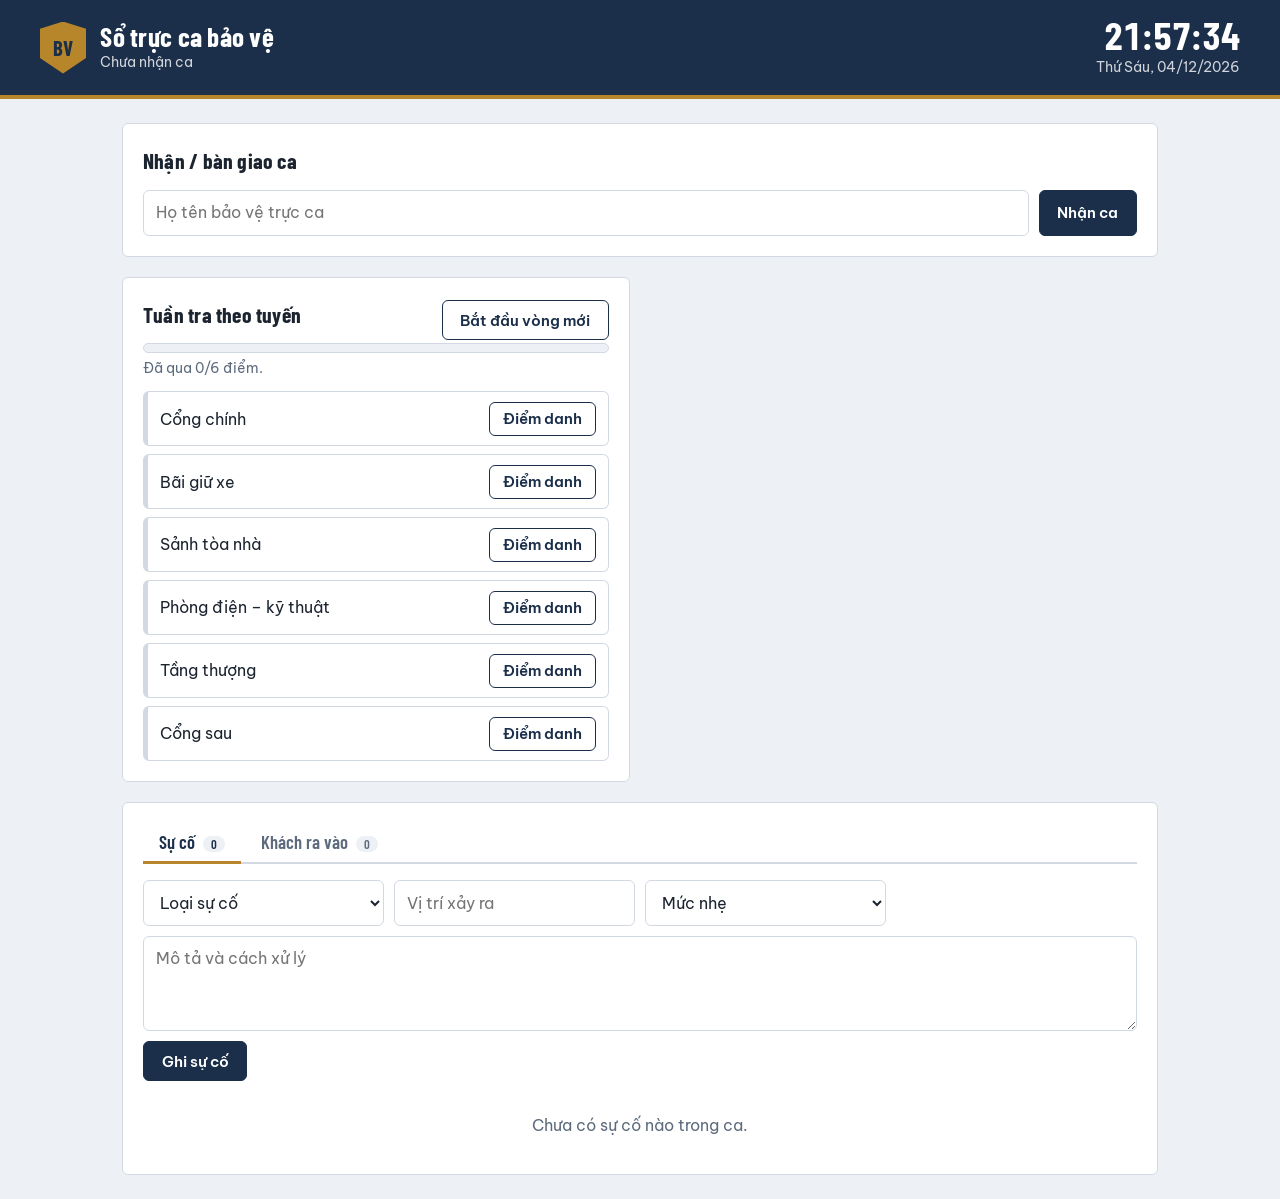
<file: index.html>
<!DOCTYPE html>
<html lang="vi">
<head>
  <meta charset="UTF-8">
  <meta name="viewport" content="width=device-width, initial-scale=1">
  <title>Sổ trực ca bảo vệ</title>
  <link rel="preconnect" href="https://fonts.googleapis.com">
  <link href="https://fonts.googleapis.com/css2?family=Barlow+Condensed:wght@600;700&family=Be+Vietnam+Pro:wght@400;500;600&display=swap" rel="stylesheet">
  <link rel="stylesheet" href="css/style.css">
</head>
<body>
  <header class="top">
    <div class="brand">
      <span class="badge" aria-hidden="true">BV</span>
      <div>
        <h1>Sổ trực ca bảo vệ</h1>
        <p id="shiftInfo">Chưa nhận ca</p>
      </div>
    </div>
    <div class="clock">
      <time id="clock">--:--:--</time>
      <span id="date"></span>
    </div>
  </header>

  <main>
    <section class="panel shift" aria-labelledby="h-shift">
      <h2 id="h-shift">Nhận / bàn giao ca</h2>
      <div class="row">
        <input id="guardName" type="text" placeholder="Họ tên bảo vệ trực ca" autocomplete="name">
        <button id="shiftBtn" class="btn primary">Nhận ca</button>
      </div>
    </section>

    <section class="panel patrol" aria-labelledby="h-patrol">
      <div class="panel-head">
        <h2 id="h-patrol">Tuần tra theo tuyến</h2>
        <button id="resetRound" class="btn ghost">Bắt đầu vòng mới</button>
      </div>
      <div class="progress" role="progressbar" aria-valuemin="0" aria-valuemax="100" aria-valuenow="0">
        <div id="bar"></div>
      </div>
      <p id="progressText" class="muted"></p>
      <ul id="checkpoints" class="checkpoints"></ul>
    </section>

    <section class="panel logs">
      <div class="tabs" role="tablist">
        <button class="tab active" role="tab" data-tab="incidents" aria-selected="true">Sự cố <span id="cntInc" class="count">0</span></button>
        <button class="tab" role="tab" data-tab="visitors" aria-selected="false">Khách ra vào <span id="cntVis" class="count">0</span></button>
      </div>

      <div id="tab-incidents" class="tabpane">
        <form id="incForm" class="form">
          <select id="incType" required>
            <option value="">Loại sự cố</option>
            <option>Người lạ khả nghi</option>
            <option>Mất / thất lạc tài sản</option>
            <option>Cháy nổ / nguy cơ cháy</option>
            <option>Hỏng thiết bị, cửa, khóa</option>
            <option>Vi phạm nội quy</option>
            <option>Khác</option>
          </select>
          <input id="incPlace" type="text" placeholder="Vị trí xảy ra" required>
          <select id="incLevel">
            <option value="low">Mức nhẹ</option>
            <option value="mid">Mức vừa</option>
            <option value="high">Khẩn cấp</option>
          </select>
          <textarea id="incDesc" rows="3" placeholder="Mô tả và cách xử lý" required></textarea>
          <button class="btn primary" type="submit">Ghi sự cố</button>
        </form>
        <ul id="incList" class="entries"></ul>
      </div>

      <div id="tab-visitors" class="tabpane" hidden>
        <form id="visForm" class="form">
          <input id="visName" type="text" placeholder="Họ tên khách" required>
          <input id="visId" type="text" placeholder="CCCD hoặc biển số xe">
          <input id="visTo" type="text" placeholder="Liên hệ với ai / bộ phận" required>
          <button class="btn primary" type="submit">Ghi khách vào</button>
        </form>
        <ul id="visList" class="entries"></ul>
      </div>
    </section>
  </main>

  <div id="toast" class="toast" role="status" aria-live="polite"></div>
  <script src="js/app.js"></script>
</body>
</html>
</file>
<file: css/style.css>
:root{
  --navy:#1b2f4b; --navy-2:#27456d; --paper:#edf0f4; --card:#fff;
  --ink:#1c2430; --muted:#5d6b7d; --line:#d3d9e2;
  --brass:#b7862a; --ok:#2e7d4f; --warn:#d98a1d; --danger:#b83227;
  --radius:6px;
}
*{box-sizing:border-box}
html{scroll-padding-top:1rem}
body{margin:0;background:var(--paper);color:var(--ink);font:400 16px/1.55 "Be Vietnam Pro",system-ui,sans-serif}
h1,h2{font-family:"Barlow Condensed","Arial Narrow",sans-serif;margin:0;letter-spacing:.01em}
h1{font-size:1.7rem;line-height:1.1}
h2{font-size:1.35rem;margin-bottom:.75rem}
.muted{color:var(--muted);margin:.25rem 0 .75rem;font-size:.9rem}

.top{background:var(--navy);color:#fff;display:flex;justify-content:space-between;align-items:center;gap:1rem;padding:1rem clamp(1rem,4vw,2.5rem);border-bottom:4px solid var(--brass);flex-wrap:wrap}
.brand{display:flex;gap:.9rem;align-items:center}
.brand p{margin:0;font-size:.85rem;opacity:.8}
.badge{width:46px;height:52px;display:grid;place-items:center;background:var(--brass);color:var(--navy);font:700 1.3rem "Barlow Condensed",sans-serif;clip-path:polygon(50% 0,100% 14%,100% 70%,50% 100%,0 70%,0 14%)}
.clock{text-align:right}
.clock time{display:block;font:700 2.4rem/1 "Barlow Condensed",sans-serif;font-variant-numeric:tabular-nums}
.clock span{font-size:.85rem;opacity:.8}

main{display:grid;gap:1.25rem;grid-template-columns:1fr 1fr;max-width:1100px;margin:1.5rem auto;padding:0 clamp(1rem,4vw,2rem)}
.panel{background:var(--card);border:1px solid var(--line);border-radius:var(--radius);padding:1.25rem}
.shift{grid-column:1/-1}
.logs{grid-column:1/-1}
.panel-head{display:flex;justify-content:space-between;align-items:center;gap:.5rem}
.row{display:flex;gap:.6rem;flex-wrap:wrap}
.row input{flex:1;min-width:220px}

input,select,textarea{font:inherit;color:inherit;padding:.6rem .75rem;border:1px solid var(--line);border-radius:var(--radius);background:#fff;width:100%}
input:focus,select:focus,textarea:focus,button:focus-visible{outline:3px solid #7aa2d6;outline-offset:1px}
.btn{font:600 .95rem "Be Vietnam Pro",sans-serif;padding:.6rem 1.1rem;border-radius:var(--radius);border:1px solid var(--navy);cursor:pointer;background:#fff;color:var(--navy)}
.btn.primary{background:var(--navy);color:#fff}
.btn.primary:hover{background:var(--navy-2)}
.btn.ghost:hover{background:var(--paper)}
.btn.end{background:var(--danger);border-color:var(--danger);color:#fff}

.progress{height:10px;background:var(--paper);border-radius:99px;overflow:hidden;border:1px solid var(--line)}
#bar{height:100%;width:0;background:var(--ok);transition:width .3s}
.checkpoints{list-style:none;margin:0;padding:0;display:grid;gap:.5rem}
.cp{display:flex;align-items:center;gap:.75rem;padding:.6rem .75rem;border:1px solid var(--line);border-left:5px solid var(--line);border-radius:var(--radius)}
.cp.done{border-left-color:var(--ok);background:#f1f8f4}
.cp .name{flex:1}
.cp .time{font-size:.85rem;color:var(--ok);font-variant-numeric:tabular-nums}
.cp button{padding:.4rem .8rem}

.tabs{display:flex;gap:.25rem;border-bottom:2px solid var(--line);margin-bottom:1rem}
.tab{font:600 1rem "Barlow Condensed",sans-serif;font-size:1.15rem;background:none;border:0;padding:.5rem 1rem;cursor:pointer;color:var(--muted);border-bottom:3px solid transparent;margin-bottom:-2px}
.tab.active{color:var(--navy);border-bottom-color:var(--brass)}
.count{background:var(--paper);border-radius:99px;padding:0 .5rem;font-size:.8rem;margin-left:.25rem}
.form{display:grid;gap:.6rem;grid-template-columns:repeat(auto-fit,minmax(200px,1fr));margin-bottom:1rem}
.form textarea,.form .btn{grid-column:1/-1}
.form .btn{justify-self:start}

.entries{list-style:none;margin:0;padding:0;display:grid;gap:.6rem}
.entry{border:1px solid var(--line);border-left:5px solid var(--warn);border-radius:var(--radius);padding:.7rem .9rem}
.entry.low{border-left-color:var(--ok)}
.entry.high{border-left-color:var(--danger)}
.entry.vis{border-left-color:var(--navy-2)}
.entry strong{display:block}
.entry small{color:var(--muted)}
.entry p{margin:.3rem 0}
.entry .actions{display:flex;gap:.5rem;margin-top:.4rem}
.entry .actions button{font-size:.85rem;padding:.25rem .7rem}
.empty{color:var(--muted);text-align:center;padding:1rem}

.toast{position:fixed;left:50%;bottom:1.5rem;transform:translate(-50%,20px);background:var(--navy);color:#fff;padding:.6rem 1.1rem;border-radius:var(--radius);opacity:0;pointer-events:none;transition:.25s}
.toast.show{opacity:1;transform:translate(-50%,0)}

@media (max-width:760px){main{grid-template-columns:1fr}.clock{text-align:left}}
@media (prefers-reduced-motion:reduce){*{transition:none!important}}
</file>
